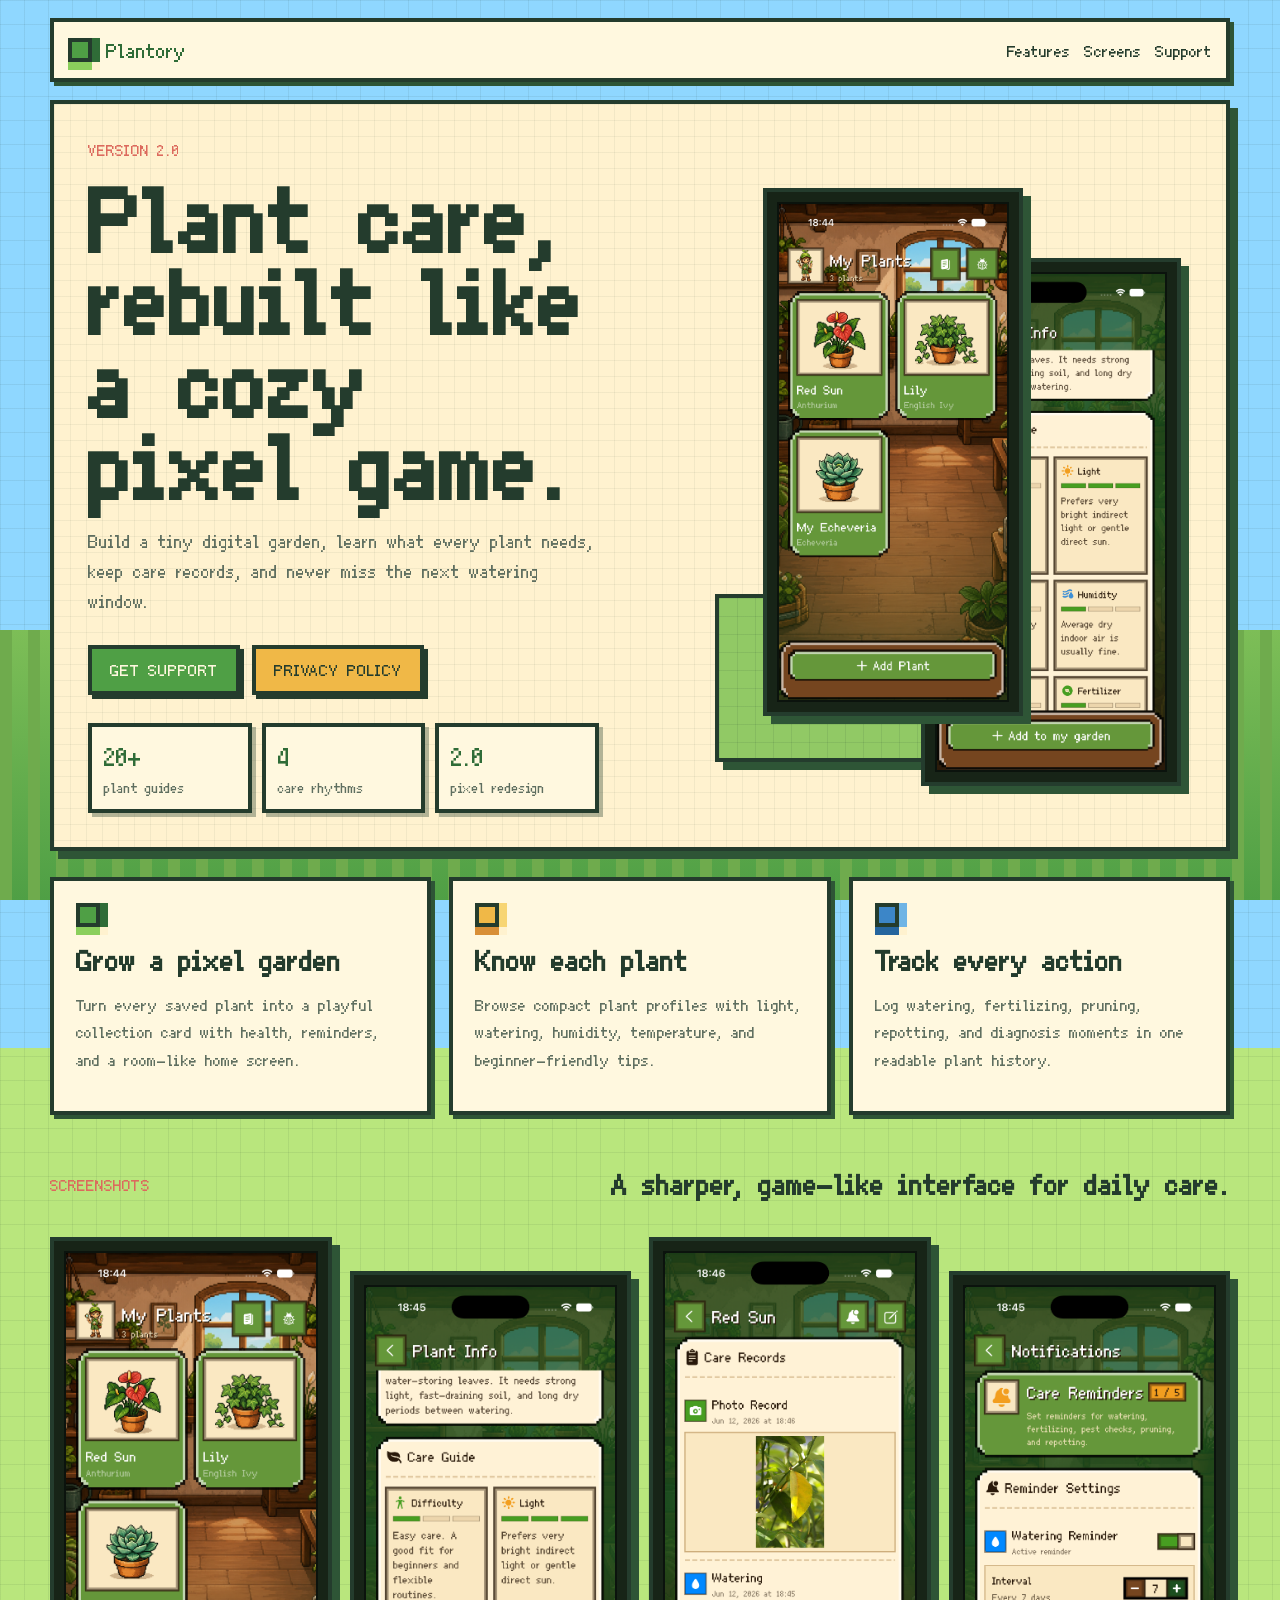
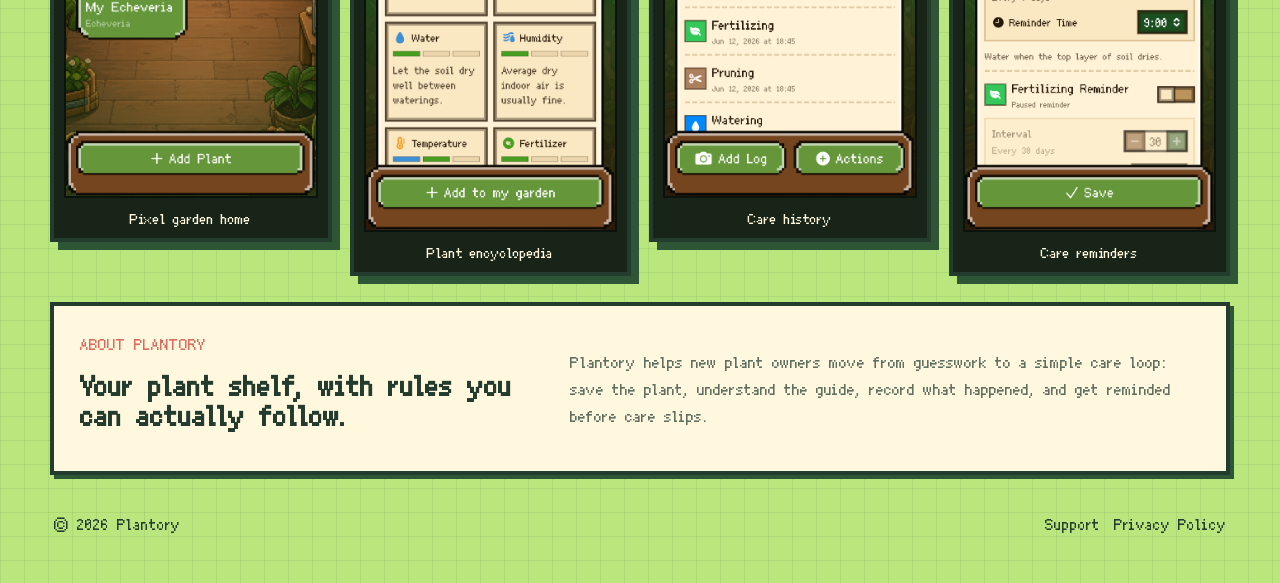
<file: docs/index.html>
<!DOCTYPE html>
<html lang="en">
<head>
  <meta charset="utf-8">
  <meta name="viewport" content="width=device-width, initial-scale=1">
  <title>Plantory</title>
  <meta
    name="description"
    content="Plantory is a pixel game style plant care app for building a playful plant collection, tracking care, and learning every plant's needs."
  >
  <link rel="icon" href="./favicon.svg" type="image/svg+xml">
  <link rel="stylesheet" href="./styles.css">
</head>
<body>
  <div class="page-shell">
    <header class="site-header" aria-label="Plantory navigation">
      <a class="brand" href="./index.html" aria-label="Plantory home">
        <span class="brand-mark" aria-hidden="true"></span>
        <span>Plantory</span>
      </a>
      <nav class="nav-links" aria-label="Main navigation">
        <a href="#features">Features</a>
        <a href="#screens">Screens</a>
        <a href="./support.html">Support</a>
      </nav>
    </header>

    <main>
      <section class="hero">
        <div class="hero-copy">
          <p class="eyebrow">Version 2.0</p>
          <h1>Plant care, rebuilt like a cozy pixel game.</h1>
          <p class="lead">
            Build a tiny digital garden, learn what every plant needs, keep care records, and never miss the next watering window.
          </p>
          <div class="actions">
            <a class="button button-primary" href="./support.html">Get Support</a>
            <a class="button button-secondary" href="./privacy.html">Privacy Policy</a>
          </div>
          <dl class="hero-stats" aria-label="Plantory 2.0 highlights">
            <div>
              <dt>20+</dt>
              <dd>plant guides</dd>
            </div>
            <div>
              <dt>4</dt>
              <dd>care rhythms</dd>
            </div>
            <div>
              <dt>2.0</dt>
              <dd>pixel redesign</dd>
            </div>
          </dl>
        </div>

        <div class="hero-stage" id="screens" aria-label="Plantory app screenshots">
          <figure class="phone-shot hero-phone hero-phone-primary">
            <img src="./screenshots/plant-list.png" alt="Plantory pixel game style plant list screen">
          </figure>
          <figure class="phone-shot hero-phone hero-phone-secondary">
            <img src="./screenshots/plant-info.png" alt="Plantory plant encyclopedia screen with pixel cards">
          </figure>
        </div>
      </section>

      <section class="feature-strip" id="features" aria-label="Plantory core features">
        <article class="feature-card accent-leaf">
          <span class="pixel-icon" aria-hidden="true"></span>
          <h2>Grow a pixel garden</h2>
          <p>
            Turn every saved plant into a playful collection card with health, reminders, and a room-like home screen.
          </p>
        </article>
        <article class="feature-card accent-sun">
          <span class="pixel-icon" aria-hidden="true"></span>
          <h2>Know each plant</h2>
          <p>
            Browse compact plant profiles with light, watering, humidity, temperature, and beginner-friendly tips.
          </p>
        </article>
        <article class="feature-card accent-water">
          <span class="pixel-icon" aria-hidden="true"></span>
          <h2>Track every action</h2>
          <p>
            Log watering, fertilizing, pruning, repotting, and diagnosis moments in one readable plant history.
          </p>
        </article>
      </section>

      <section class="screens-section" aria-label="More Plantory screens">
        <div class="section-heading">
          <p class="section-label">Screenshots</p>
          <h2>A sharper, game-like interface for daily care.</h2>
        </div>
        <div class="screen-grid">
          <figure class="phone-shot">
            <img src="./screenshots/plant-list.png" alt="Plantory home screen showing a pixel plant list">
            <figcaption>Pixel garden home</figcaption>
          </figure>
          <figure class="phone-shot">
            <img src="./screenshots/plant-info.png" alt="Plantory plant information screen showing care details">
            <figcaption>Plant encyclopedia</figcaption>
          </figure>
          <figure class="phone-shot">
            <img src="./screenshots/plant-records.png" alt="Plantory plant records screen showing care logs">
            <figcaption>Care history</figcaption>
          </figure>
          <figure class="phone-shot">
            <img src="./screenshots/notification.png" alt="Plantory notification settings screen for care reminders">
            <figcaption>Care reminders</figcaption>
          </figure>
        </div>
      </section>

      <section class="about-panel">
        <div>
          <p class="section-label">About Plantory</p>
          <h2>Your plant shelf, with rules you can actually follow.</h2>
        </div>
        <p>
          Plantory helps new plant owners move from guesswork to a simple care loop: save the plant, understand the guide, record what happened, and get reminded before care slips.
        </p>
      </section>
    </main>

    <footer class="site-footer">
      <span>© 2026 Plantory</span>
      <span class="footer-links">
        <a href="./support.html">Support</a>
        <a href="./privacy.html">Privacy Policy</a>
      </span>
    </footer>
  </div>
</body>
</html>
</file>
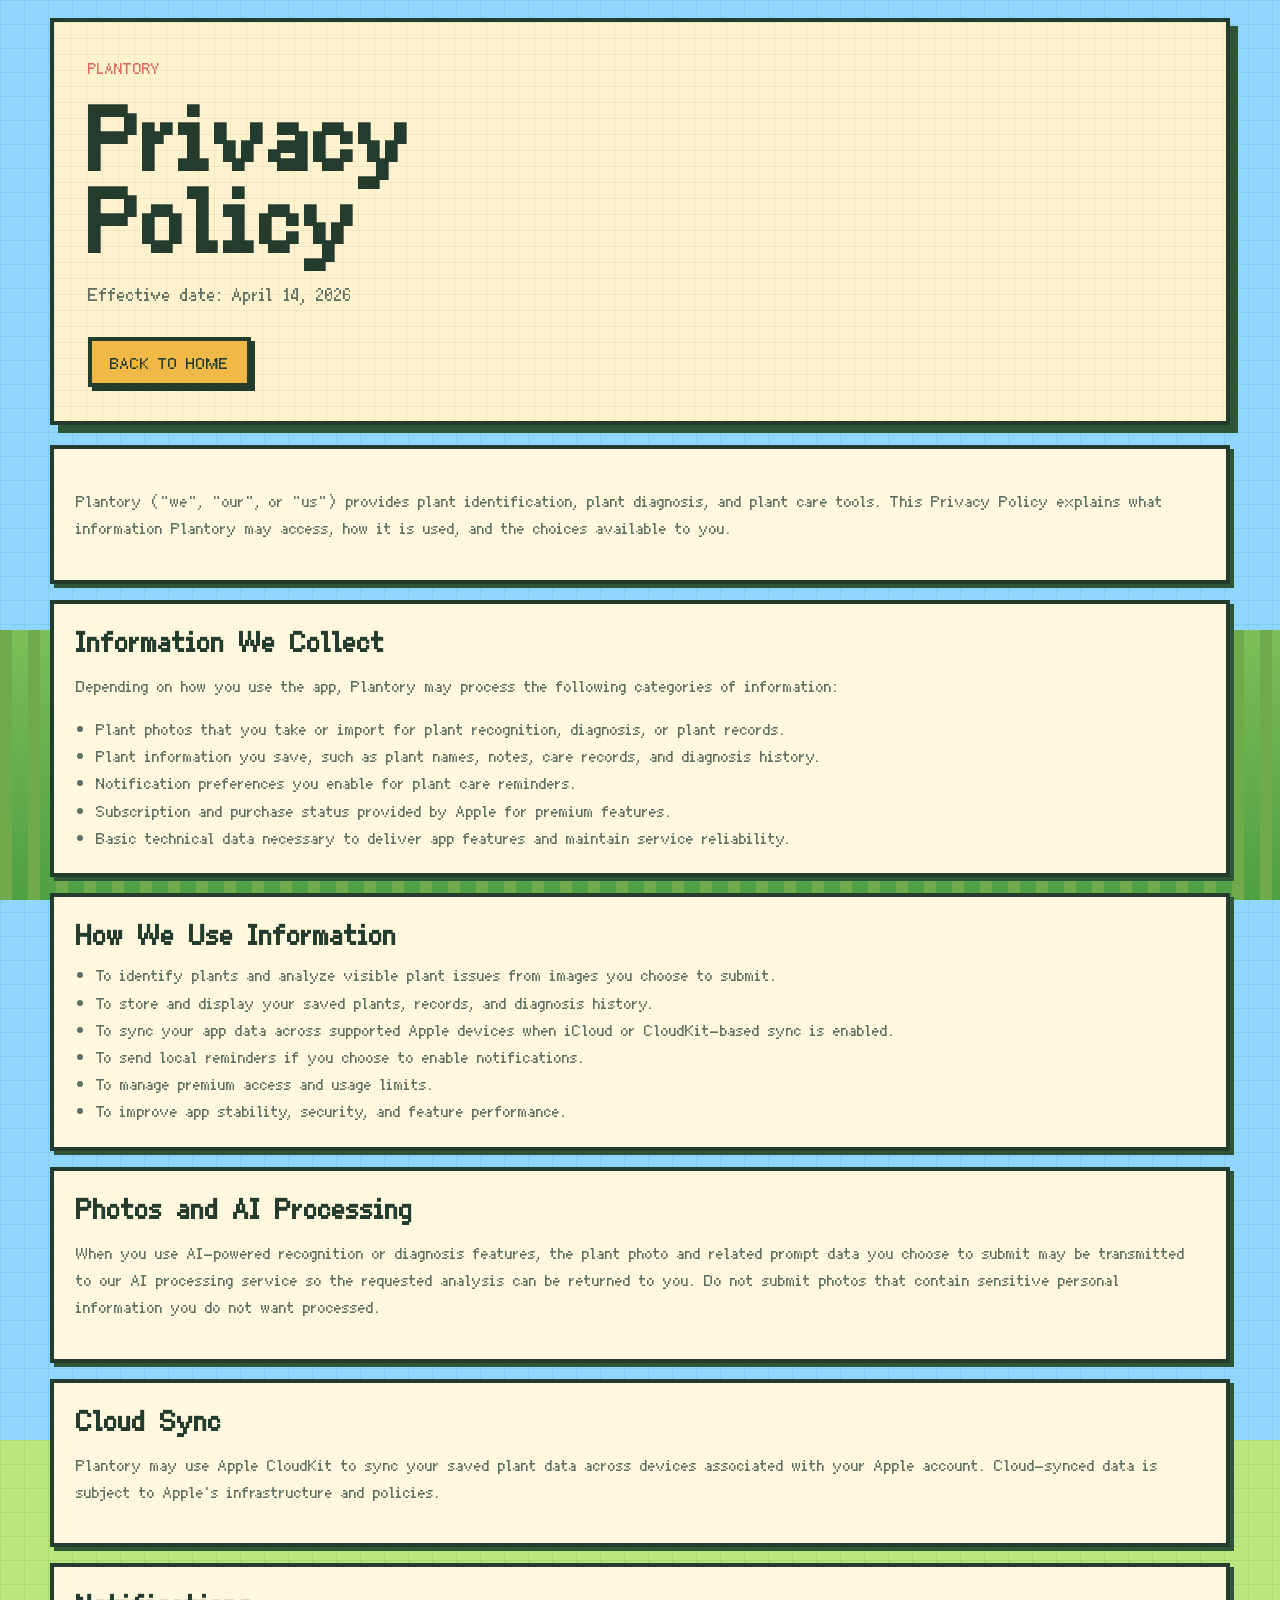
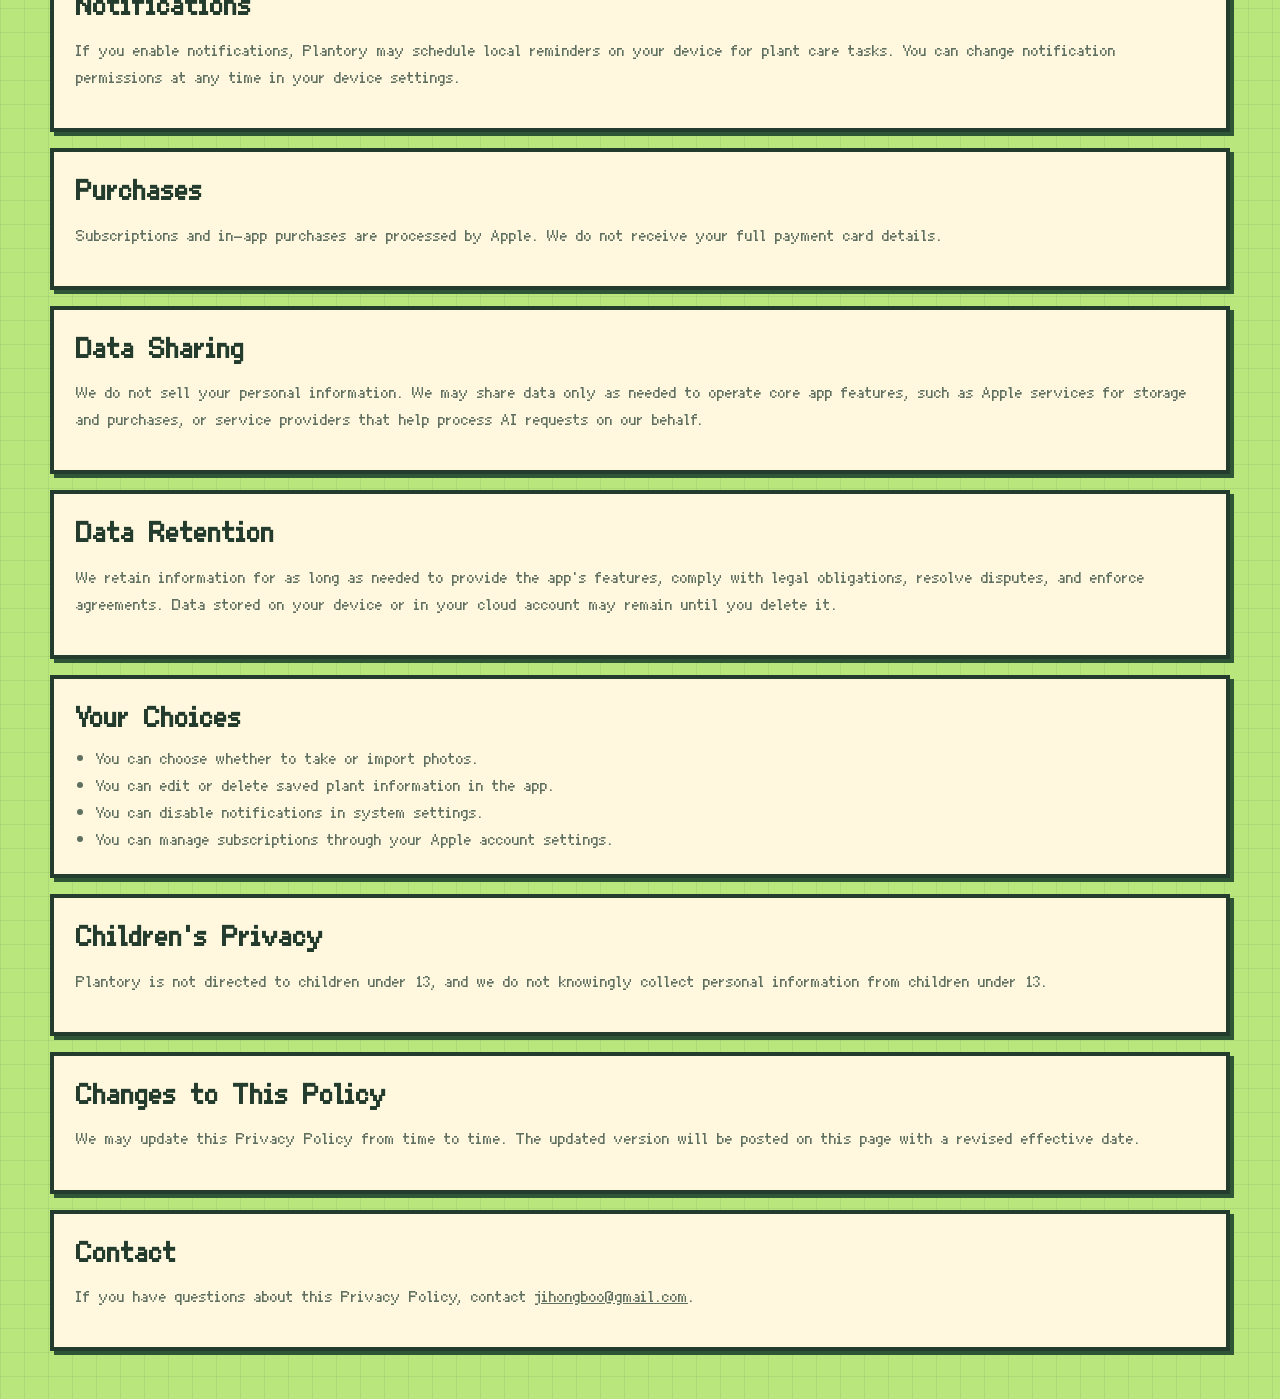
<file: docs/privacy.html>
<!DOCTYPE html>
<html lang="en">
<head>
  <meta charset="utf-8">
  <meta name="viewport" content="width=device-width, initial-scale=1">
  <title>Plantory Privacy Policy</title>
  <meta name="description" content="Privacy Policy for Plantory.">
  <link rel="icon" href="./favicon.svg" type="image/svg+xml">
  <link rel="stylesheet" href="./styles.css">
</head>
<body>
  <div class="page-shell">
    <header class="hero hero-compact">
      <p class="eyebrow">Plantory</p>
      <h1>Privacy Policy</h1>
      <p class="lead">Effective date: April 14, 2026</p>
      <div class="actions">
        <a class="button button-secondary" href="./index.html">Back to Home</a>
      </div>
    </header>

    <main class="policy">
      <section class="card">
        <p>
          Plantory ("we", "our", or "us") provides plant identification, plant diagnosis, and plant care tools. This Privacy Policy explains what information Plantory may access, how it is used, and the choices available to you.
        </p>
      </section>

      <section class="card">
        <h2>Information We Collect</h2>
        <p>Depending on how you use the app, Plantory may process the following categories of information:</p>
        <ul>
          <li>Plant photos that you take or import for plant recognition, diagnosis, or plant records.</li>
          <li>Plant information you save, such as plant names, notes, care records, and diagnosis history.</li>
          <li>Notification preferences you enable for plant care reminders.</li>
          <li>Subscription and purchase status provided by Apple for premium features.</li>
          <li>Basic technical data necessary to deliver app features and maintain service reliability.</li>
        </ul>
      </section>

      <section class="card">
        <h2>How We Use Information</h2>
        <ul>
          <li>To identify plants and analyze visible plant issues from images you choose to submit.</li>
          <li>To store and display your saved plants, records, and diagnosis history.</li>
          <li>To sync your app data across supported Apple devices when iCloud or CloudKit-based sync is enabled.</li>
          <li>To send local reminders if you choose to enable notifications.</li>
          <li>To manage premium access and usage limits.</li>
          <li>To improve app stability, security, and feature performance.</li>
        </ul>
      </section>

      <section class="card">
        <h2>Photos and AI Processing</h2>
        <p>
          When you use AI-powered recognition or diagnosis features, the plant photo and related prompt data you choose to submit may be transmitted to our AI processing service so the requested analysis can be returned to you. Do not submit photos that contain sensitive personal information you do not want processed.
        </p>
      </section>

      <section class="card">
        <h2>Cloud Sync</h2>
        <p>
          Plantory may use Apple CloudKit to sync your saved plant data across devices associated with your Apple account. Cloud-synced data is subject to Apple's infrastructure and policies.
        </p>
      </section>

      <section class="card">
        <h2>Notifications</h2>
        <p>
          If you enable notifications, Plantory may schedule local reminders on your device for plant care tasks. You can change notification permissions at any time in your device settings.
        </p>
      </section>

      <section class="card">
        <h2>Purchases</h2>
        <p>
          Subscriptions and in-app purchases are processed by Apple. We do not receive your full payment card details.
        </p>
      </section>

      <section class="card">
        <h2>Data Sharing</h2>
        <p>
          We do not sell your personal information. We may share data only as needed to operate core app features, such as Apple services for storage and purchases, or service providers that help process AI requests on our behalf.
        </p>
      </section>

      <section class="card">
        <h2>Data Retention</h2>
        <p>
          We retain information for as long as needed to provide the app's features, comply with legal obligations, resolve disputes, and enforce agreements. Data stored on your device or in your cloud account may remain until you delete it.
        </p>
      </section>

      <section class="card">
        <h2>Your Choices</h2>
        <ul>
          <li>You can choose whether to take or import photos.</li>
          <li>You can edit or delete saved plant information in the app.</li>
          <li>You can disable notifications in system settings.</li>
          <li>You can manage subscriptions through your Apple account settings.</li>
        </ul>
      </section>

      <section class="card">
        <h2>Children's Privacy</h2>
        <p>
          Plantory is not directed to children under 13, and we do not knowingly collect personal information from children under 13.
        </p>
      </section>

      <section class="card">
        <h2>Changes to This Policy</h2>
        <p>
          We may update this Privacy Policy from time to time. The updated version will be posted on this page with a revised effective date.
        </p>
      </section>

      <section class="card">
        <h2>Contact</h2>
        <p>
          If you have questions about this Privacy Policy, contact
          <a href="mailto:jihongboo@gmail.com">jihongboo@gmail.com</a>.
        </p>
      </section>
    </main>
  </div>
</body>
</html>
</file>
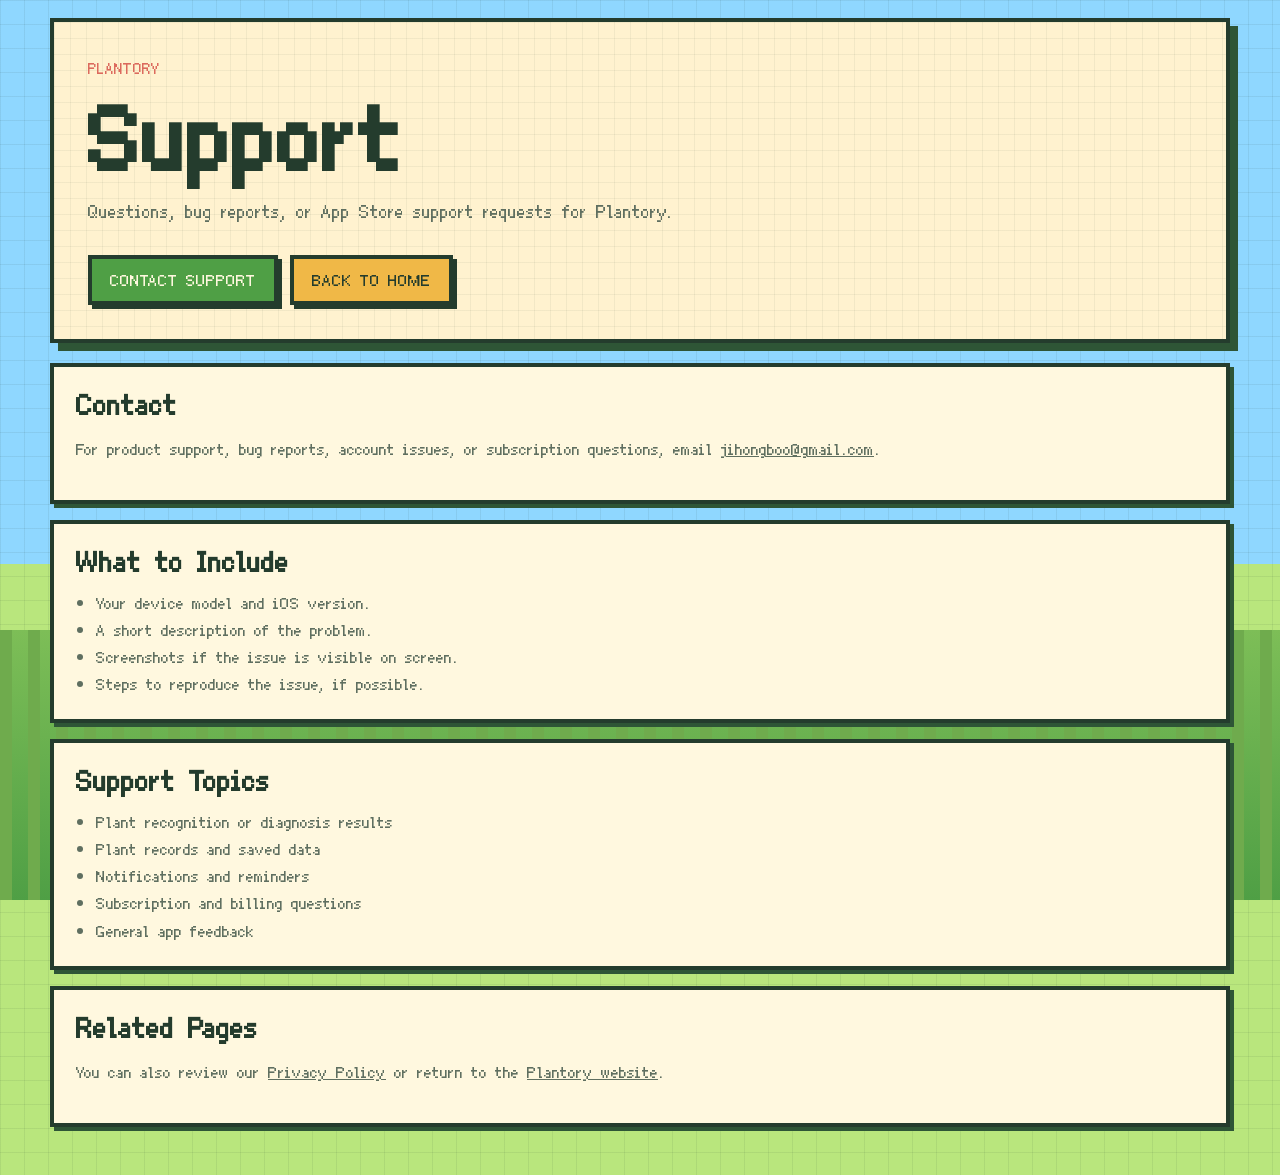
<file: docs/support.html>
<!DOCTYPE html>
<html lang="en">
<head>
  <meta charset="utf-8">
  <meta name="viewport" content="width=device-width, initial-scale=1">
  <title>Plantory Support</title>
  <meta name="description" content="Support information for Plantory.">
  <link rel="icon" href="./favicon.svg" type="image/svg+xml">
  <link rel="stylesheet" href="./styles.css">
</head>
<body>
  <div class="page-shell">
    <header class="hero hero-compact">
      <p class="eyebrow">Plantory</p>
      <h1>Support</h1>
      <p class="lead">
        Questions, bug reports, or App Store support requests for Plantory.
      </p>
      <div class="actions">
        <a class="button button-primary" href="mailto:jihongboo@gmail.com">Contact Support</a>
        <a class="button button-secondary" href="./index.html">Back to Home</a>
      </div>
    </header>

    <main class="policy">
      <section class="card">
        <h2>Contact</h2>
        <p>
          For product support, bug reports, account issues, or subscription questions, email
          <a href="mailto:jihongboo@gmail.com">jihongboo@gmail.com</a>.
        </p>
      </section>

      <section class="card">
        <h2>What to Include</h2>
        <ul>
          <li>Your device model and iOS version.</li>
          <li>A short description of the problem.</li>
          <li>Screenshots if the issue is visible on screen.</li>
          <li>Steps to reproduce the issue, if possible.</li>
        </ul>
      </section>

      <section class="card">
        <h2>Support Topics</h2>
        <ul>
          <li>Plant recognition or diagnosis results</li>
          <li>Plant records and saved data</li>
          <li>Notifications and reminders</li>
          <li>Subscription and billing questions</li>
          <li>General app feedback</li>
        </ul>
      </section>

      <section class="card">
        <h2>Related Pages</h2>
        <p>
          You can also review our <a href="./privacy.html">Privacy Policy</a> or return to the <a href="./index.html">Plantory website</a>.
        </p>
      </section>
    </main>
  </div>
</body>
</html>
</file>
<file: docs/styles.css>
@font-face {
  font-family: "Fusion Pixel";
  src: url("./fonts/FusionPixel10pxProportionalZH_Hans.ttf") format("truetype");
  font-display: swap;
}

:root {
  color-scheme: light;
  --sky: #8fd7ff;
  --paper: #fff2cf;
  --paper-light: #fff8df;
  --ink: #243c2d;
  --muted: #5f6f60;
  --leaf: #4f9f45;
  --leaf-dark: #2f6c37;
  --water: #3c86c8;
  --sun: #f0b847;
  --berry: #dc6a5d;
  --soil: #8b5a3c;
  --line: #243c2d;
  --shadow: #2e5536;
  --pixel: 4px;
}

* {
  box-sizing: border-box;
}

html {
  font-size: 16px;
  scroll-behavior: smooth;
}

body {
  margin: 0;
  font-family: "Fusion Pixel", "SF Pro Text", "Segoe UI", sans-serif;
  color: var(--ink);
  background:
    linear-gradient(90deg, rgba(36, 60, 45, 0.08) 1px, transparent 1px),
    linear-gradient(180deg, rgba(36, 60, 45, 0.08) 1px, transparent 1px),
    linear-gradient(180deg, var(--sky) 0 48%, #b9e67d 48% 100%);
  background-size: 24px 24px, 24px 24px, 100% 100%;
  min-height: 100vh;
}

body::before {
  position: fixed;
  inset: auto 0 0;
  z-index: -1;
  height: 30vh;
  content: "";
  background:
    linear-gradient(90deg, #6fab4d 0 12px, transparent 12px 28px) 0 0 / 28px 28px,
    linear-gradient(180deg, #7dbe57, #4f9f45);
  image-rendering: pixelated;
}

a {
  color: inherit;
}

img {
  max-width: 100%;
}

.page-shell {
  width: min(1180px, calc(100% - 32px));
  margin: 0 auto;
  padding: 18px 0 48px;
}

.site-header {
  display: flex;
  align-items: center;
  justify-content: space-between;
  gap: 18px;
  min-height: 64px;
  margin-bottom: 18px;
  padding: 12px 14px;
  border: var(--pixel) solid var(--line);
  background: var(--paper-light);
  box-shadow: var(--pixel) var(--pixel) 0 var(--shadow);
}

.brand,
.nav-links,
.footer-links {
  display: inline-flex;
  align-items: center;
  gap: 14px;
}

.brand {
  text-decoration: none;
  font-size: 1.25rem;
  color: var(--leaf-dark);
}

.brand-mark,
.pixel-icon {
  width: 24px;
  height: 24px;
  border: var(--pixel) solid var(--line);
  background: var(--leaf);
  box-shadow:
    8px 0 0 var(--leaf-dark),
    0 8px 0 #8bcf5c,
    8px 8px 0 var(--paper);
  image-rendering: pixelated;
}

.nav-links a,
.site-footer a {
  text-decoration: none;
}

.nav-links a:hover,
.site-footer a:hover {
  color: var(--leaf-dark);
}

.hero {
  display: grid;
  grid-template-columns: minmax(0, 0.95fr) minmax(420px, 1.05fr);
  align-items: center;
  gap: 28px;
  min-height: calc(100vh - 154px);
  padding: 34px;
  border: var(--pixel) solid var(--line);
  background:
    linear-gradient(90deg, rgba(36, 60, 45, 0.06) 1px, transparent 1px),
    linear-gradient(180deg, rgba(36, 60, 45, 0.06) 1px, transparent 1px),
    var(--paper);
  background-size: 16px 16px, 16px 16px, auto;
  box-shadow: 8px 8px 0 var(--shadow);
  overflow: hidden;
}

.hero-compact {
  display: block;
  min-height: auto;
}

.hero-copy {
  max-width: 560px;
}

.eyebrow,
.section-label {
  margin: 0 0 12px;
  color: var(--berry);
  font-size: 0.95rem;
  text-transform: uppercase;
}

h1,
h2,
h3,
p {
  overflow-wrap: anywhere;
}

h1 {
  margin: 0;
  max-width: 12ch;
  font-size: clamp(3rem, 7vw, 6.6rem);
  line-height: 0.92;
}

h2 {
  margin: 0 0 12px;
  font-size: clamp(1.35rem, 2.2vw, 2rem);
  line-height: 1.08;
}

.lead,
p,
li {
  font-size: 1rem;
  line-height: 1.7;
  color: var(--muted);
}

.lead {
  max-width: 42rem;
  margin: 20px 0 0;
  font-size: 1.12rem;
}

.actions {
  display: flex;
  flex-wrap: wrap;
  gap: 12px;
  margin-top: 28px;
}

.button {
  display: inline-flex;
  align-items: center;
  justify-content: center;
  min-height: 50px;
  padding: 0 18px;
  border: var(--pixel) solid var(--line);
  background: var(--paper-light);
  box-shadow: var(--pixel) var(--pixel) 0 var(--line);
  color: var(--ink);
  text-decoration: none;
  text-transform: uppercase;
}

.button:hover {
  transform: translate(2px, 2px);
  box-shadow: 2px 2px 0 var(--line);
}

.button-primary {
  background: var(--leaf);
  color: var(--paper-light);
}

.button-secondary {
  background: var(--sun);
}

.hero-stats {
  display: grid;
  grid-template-columns: repeat(3, minmax(0, 1fr));
  gap: 10px;
  max-width: 520px;
  margin: 28px 0 0;
}

.hero-stats div {
  padding: 12px;
  border: var(--pixel) solid var(--line);
  background: var(--paper-light);
  box-shadow: var(--pixel) var(--pixel) 0 rgba(36, 60, 45, 0.35);
}

.hero-stats dt {
  font-size: 1.55rem;
  color: var(--leaf-dark);
}

.hero-stats dd {
  margin: 4px 0 0;
  color: var(--muted);
  font-size: 0.9rem;
}

.hero-stage {
  position: relative;
  min-height: 610px;
}

.hero-stage::before {
  position: absolute;
  right: 5%;
  bottom: 18px;
  width: 78%;
  height: 160px;
  content: "";
  border: var(--pixel) solid var(--line);
  background:
    linear-gradient(90deg, rgba(36, 60, 45, 0.1) 1px, transparent 1px),
    linear-gradient(180deg, rgba(36, 60, 45, 0.1) 1px, transparent 1px),
    #91c965;
  background-size: 18px 18px, 18px 18px, auto;
  box-shadow: 8px 8px 0 var(--shadow);
}

.phone-shot {
  margin: 0;
  padding: 10px;
  border: var(--pixel) solid var(--line);
  background: #172417;
  box-shadow: 8px 8px 0 var(--shadow);
}

.phone-shot img {
  display: block;
  width: 100%;
  height: auto;
  border: 2px solid #0b130d;
  image-rendering: auto;
}

.hero-phone {
  position: absolute;
  width: min(46%, 285px);
}

.hero-phone-primary {
  right: 30%;
  top: 18px;
  z-index: 2;
}

.hero-phone-secondary {
  right: 2%;
  top: 88px;
  z-index: 1;
}

.feature-strip,
.screen-grid {
  display: grid;
  grid-template-columns: repeat(3, minmax(0, 1fr));
  gap: 18px;
  margin-top: 26px;
}

.feature-card,
.card,
.about-panel {
  border: var(--pixel) solid var(--line);
  background: var(--paper-light);
  box-shadow: var(--pixel) var(--pixel) 0 var(--shadow);
}

.feature-card,
.card {
  padding: 22px;
}

.feature-card .pixel-icon {
  display: block;
  margin-bottom: 18px;
}

.accent-leaf .pixel-icon {
  background: var(--leaf);
}

.accent-sun .pixel-icon {
  background: var(--sun);
  box-shadow:
    8px 0 0 #f7d573,
    0 8px 0 #d88f37,
    8px 8px 0 var(--paper);
}

.accent-water .pixel-icon {
  background: var(--water);
  box-shadow:
    8px 0 0 #6eb4e5,
    0 8px 0 #25659e,
    8px 8px 0 var(--paper);
}

.screens-section {
  margin-top: 54px;
}

.section-heading {
  display: flex;
  align-items: end;
  justify-content: space-between;
  gap: 24px;
  margin-bottom: 18px;
}

.section-heading h2 {
  max-width: 620px;
}

.screen-grid {
  grid-template-columns: repeat(4, minmax(0, 1fr));
  align-items: start;
}

.screen-grid .phone-shot:nth-child(even) {
  margin-top: 34px;
}

figcaption {
  margin-top: 10px;
  color: var(--paper-light);
  font-size: 0.9rem;
  text-align: center;
}

.about-panel {
  display: grid;
  grid-template-columns: minmax(0, 0.85fr) minmax(0, 1.15fr);
  gap: 24px;
  margin-top: 26px;
  padding: 26px;
}

.details {
  margin-top: 16px;
}

.policy {
  display: grid;
  gap: 16px;
  margin-top: 20px;
}

ul {
  margin: 0;
  padding-left: 20px;
}

.site-footer {
  display: flex;
  justify-content: space-between;
  gap: 12px;
  margin-top: 24px;
  padding: 14px 4px 0;
  color: var(--ink);
  font-size: 0.95rem;
}

@media (max-width: 980px) {
  .hero {
    grid-template-columns: 1fr;
    min-height: auto;
  }

  .hero-copy {
    max-width: none;
  }

  .hero-stage {
    min-height: 560px;
  }

  .hero-phone-primary {
    left: 16%;
    right: auto;
  }

  .hero-phone-secondary {
    right: 16%;
  }

  .feature-strip,
  .screen-grid,
  .about-panel {
    grid-template-columns: 1fr 1fr;
  }
}

@media (max-width: 680px) {
  .page-shell {
    width: min(100% - 20px, 1180px);
    padding-top: 10px;
  }

  .site-header,
  .site-footer,
  .section-heading {
    align-items: flex-start;
    flex-direction: column;
  }

  .nav-links {
    flex-wrap: wrap;
  }

  .hero,
  .feature-card,
  .card,
  .about-panel {
    padding: 18px;
  }

  h1 {
    max-width: none;
    font-size: clamp(2.6rem, 11vw, 3.8rem);
  }

  .feature-strip,
  .screen-grid,
  .about-panel {
    grid-template-columns: 1fr;
  }

  .hero-stats {
    grid-template-columns: repeat(3, minmax(0, 1fr));
  }

  .hero-stats div {
    padding: 10px 8px;
  }

  .hero-stats dt {
    font-size: 1.25rem;
  }

  .hero-stats dd {
    font-size: 0.75rem;
  }

  .hero-stage {
    display: grid;
    grid-template-columns: repeat(2, minmax(0, 1fr));
    gap: 12px;
    min-height: auto;
  }

  .hero-stage::before {
    display: none;
  }

  .hero-phone {
    position: static;
    width: 100%;
    margin: 0 auto;
  }

  .screen-grid .phone-shot:nth-child(even) {
    margin-top: 0;
  }

  .actions,
  .button {
    width: 100%;
  }
}
</file>
